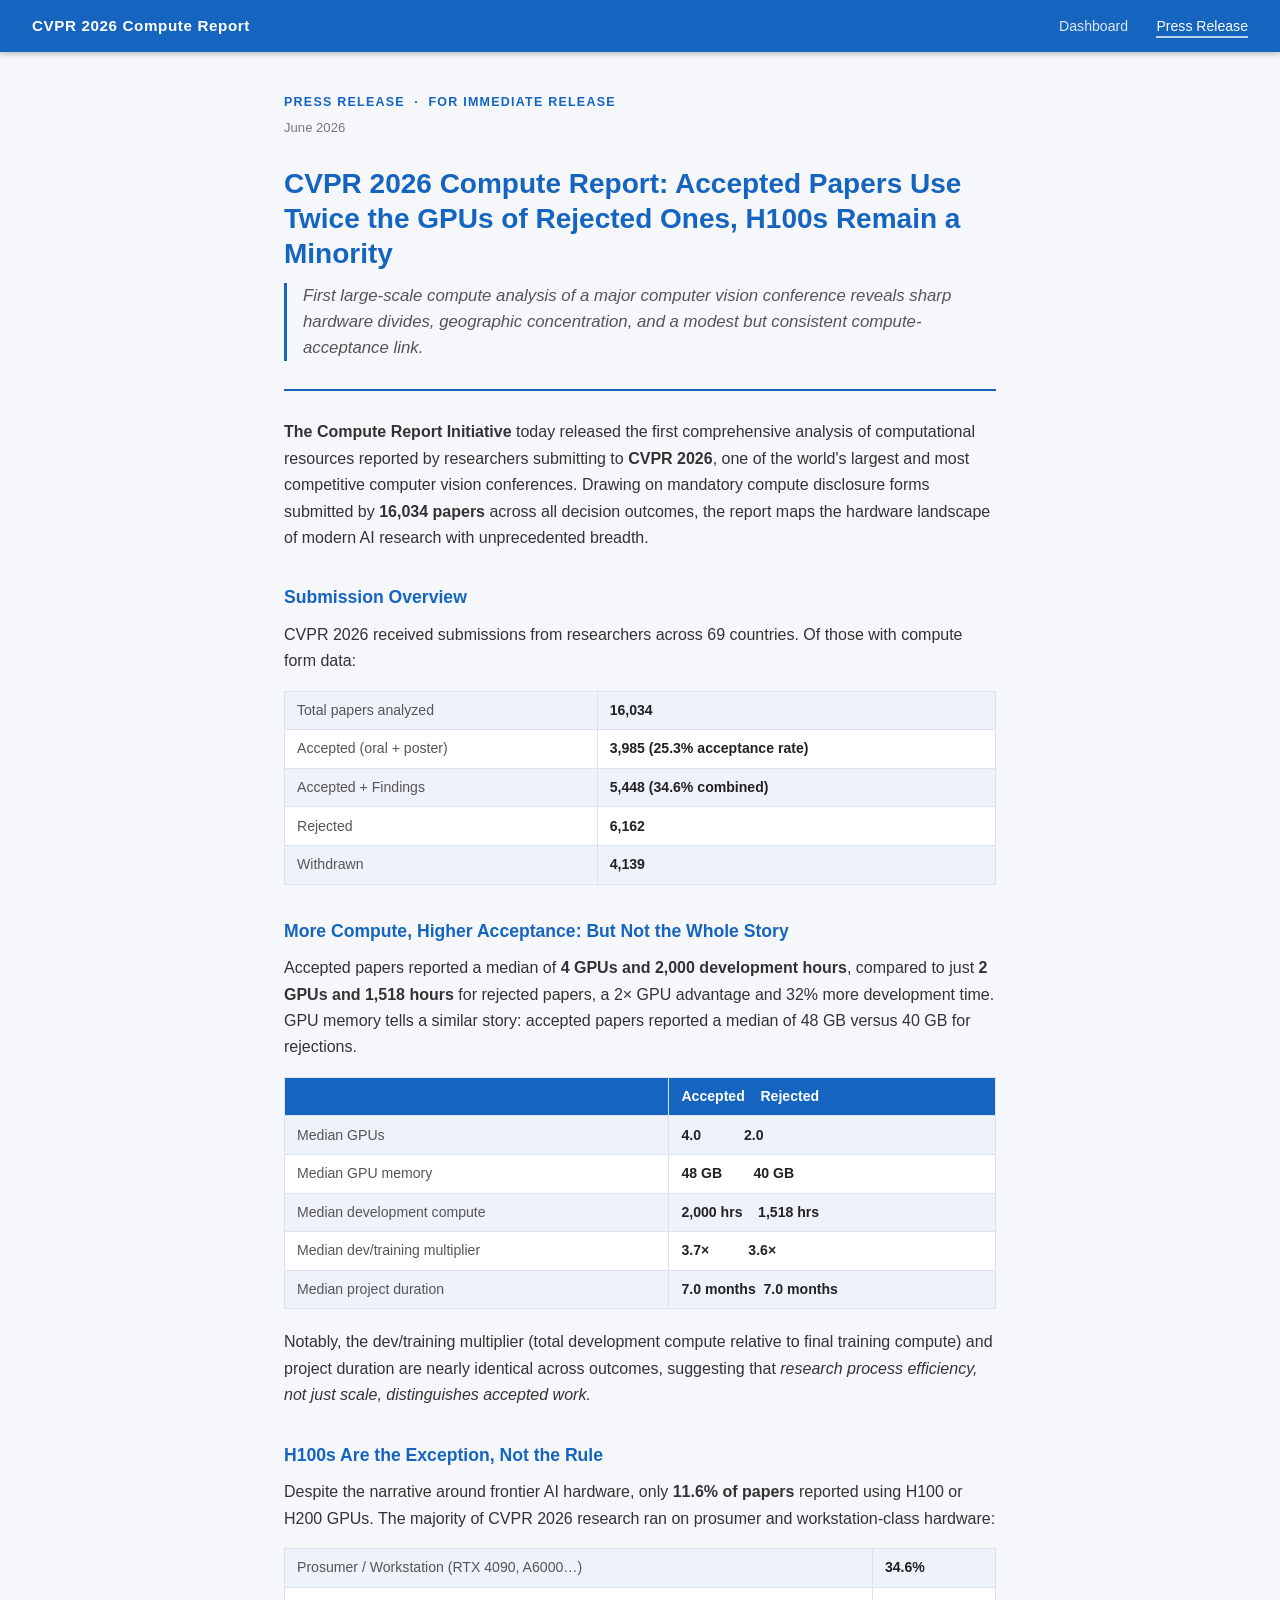
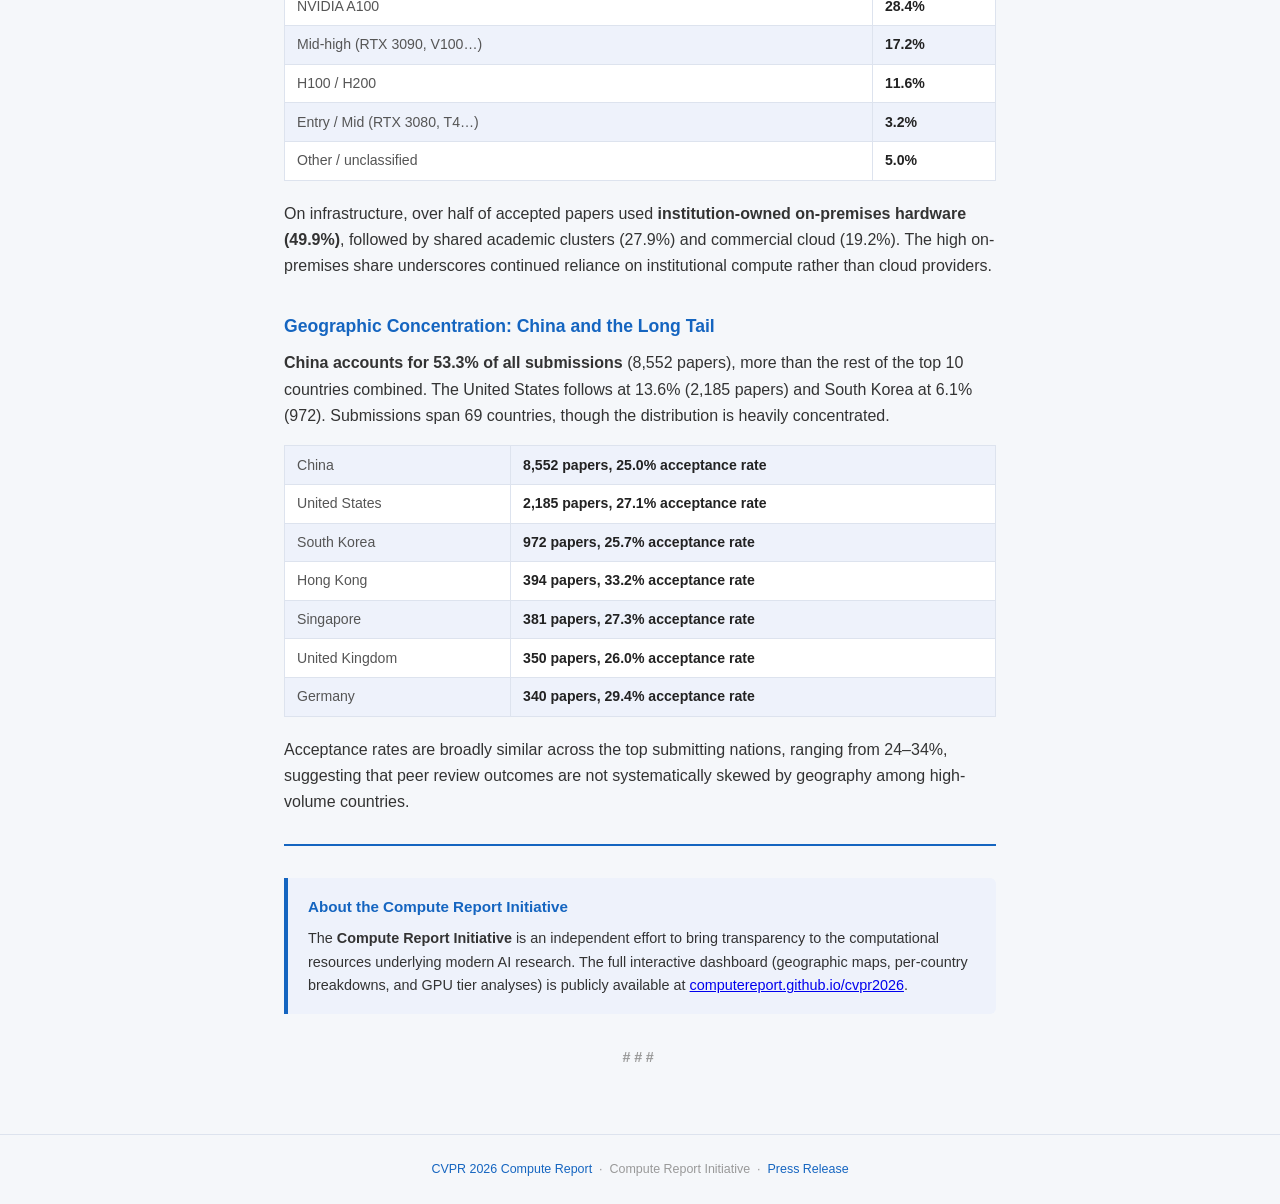
<file: press.html>
<!doctype html>
<html lang="en">
<head>
  <meta charset="UTF-8"/>
  <link rel="icon" type="image/svg+xml" href="/cvpr2026/favicon.svg"/>
  <meta name="viewport" content="width=device-width, initial-scale=1.0"/>
  <title>Press Release – CVPR 2026 Compute Report</title>
  <meta name="description" content="CVPR 2026 Compute Report: Accepted Papers Use Twice the GPUs of Rejected Ones, H100s Remain a Minority."/>
  <style>
    *, *::before, *::after { box-sizing: border-box; margin: 0; padding: 0; }

    body {
      font-family: -apple-system, BlinkMacSystemFont, "Segoe UI", Arial, sans-serif;
      font-size: 16px;
      line-height: 1.65;
      color: #333;
      background: #f5f7fa;
    }

    /* ── Site header (matches dashboard) ─────────────────── */
    .site-header {
      background: #1565C0;
      color: #fff;
      padding: 0 2rem;
      display: flex;
      align-items: center;
      justify-content: space-between;
      height: 52px;
      position: sticky;
      top: 0;
      z-index: 100;
      box-shadow: 0 2px 6px rgba(0,0,0,.25);
    }
    .site-header .brand {
      font-weight: 700;
      font-size: .95rem;
      letter-spacing: .04em;
      text-decoration: none;
      color: #fff;
    }
    .site-header nav a {
      color: rgba(255,255,255,.85);
      text-decoration: none;
      font-size: .88rem;
      margin-left: 1.5rem;
      transition: color .15s;
    }
    .site-header nav a:hover { color: #fff; }
    .site-header nav a.active {
      color: #fff;
      border-bottom: 2px solid rgba(255,255,255,.7);
      padding-bottom: 2px;
    }

    /* ── Page layout ──────────────────────────────────────── */
    .page {
      max-width: 760px;
      margin: 2.5rem auto 4rem;
      padding: 0 1.5rem;
    }

    /* ── Release meta ─────────────────────────────────────── */
    .release-meta {
      font-size: .78rem;
      font-weight: 600;
      letter-spacing: .1em;
      color: #1565C0;
      text-transform: uppercase;
      margin-bottom: .25rem;
    }
    .release-date {
      font-size: .82rem;
      color: #777;
      margin-bottom: 1.75rem;
    }

    /* ── Headline & deck ──────────────────────────────────── */
    h1 {
      font-size: 1.75rem;
      font-weight: 800;
      line-height: 1.25;
      color: #1565C0;
      margin-bottom: .75rem;
    }
    .deck {
      font-size: 1.05rem;
      color: #555;
      font-style: italic;
      margin-bottom: 1.5rem;
      border-left: 3px solid #1565C0;
      padding-left: 1rem;
      line-height: 1.55;
    }
    .rule {
      border: none;
      border-top: 2px solid #1565C0;
      margin: 1.75rem 0;
    }

    /* ── Body text ────────────────────────────────────────── */
    p { margin-bottom: 1rem; }

    /* ── Section headings ─────────────────────────────────── */
    h2 {
      font-size: 1.1rem;
      font-weight: 700;
      color: #1565C0;
      margin: 2rem 0 .6rem;
    }
    h3 {
      font-size: .95rem;
      font-weight: 700;
      color: #1565C0;
      margin: 1.75rem 0 .5rem;
    }

    /* ── Stat tables ──────────────────────────────────────── */
    .stat-table {
      width: 100%;
      border-collapse: collapse;
      font-size: .88rem;
      margin: .75rem 0 1.25rem;
    }
    .stat-table td {
      padding: .45rem .75rem;
      border: 1px solid #dde3ee;
    }
    .stat-table tr:nth-child(odd)  td { background: #eef2fb; }
    .stat-table tr:nth-child(even) td { background: #fff; }
    .stat-table td:first-child { color: #555; }
    .stat-table td:last-child  { font-weight: 600; color: #222; }
    .stat-table thead td {
      background: #1565C0 !important;
      color: #fff !important;
      font-weight: 700;
    }

    /* ── About box ────────────────────────────────────────── */
    .about {
      background: #eef2fb;
      border-left: 4px solid #1565C0;
      padding: 1rem 1.25rem;
      font-size: .9rem;
      margin-top: 2rem;
      border-radius: 0 6px 6px 0;
    }
    .about p { margin: 0; }

    /* ── End mark ─────────────────────────────────────────── */
    .endmark {
      text-align: center;
      font-weight: 700;
      font-size: .9rem;
      color: #999;
      letter-spacing: .25em;
      margin-top: 2rem;
    }

    /* ── Footer ───────────────────────────────────────────── */
    .site-footer {
      text-align: center;
      font-size: .78rem;
      color: #999;
      padding: 1.5rem 1rem;
      border-top: 1px solid #dde3ee;
      background: #f5f7fa;
    }
    .site-footer a { color: #1565C0; text-decoration: none; }
  </style>
</head>
<body>

<header class="site-header">
  <a class="brand" href="/cvpr2026/">CVPR 2026 Compute Report</a>
  <nav>
    <a href="/cvpr2026/">Dashboard</a>
    <a href="/cvpr2026/press.html" class="active">Press Release</a>
  </nav>
</header>

<main class="page">

  <p class="release-meta">Press Release &nbsp;·&nbsp; For Immediate Release</p>
  <p class="release-date">June 2026</p>

  <h1>CVPR 2026 Compute Report: Accepted Papers Use Twice the GPUs of Rejected Ones, H100s Remain a Minority</h1>

  <p class="deck">First large-scale compute analysis of a major computer vision conference reveals sharp hardware divides, geographic concentration, and a modest but consistent compute-acceptance link.</p>

  <hr class="rule"/>

  <p>
    <strong>The Compute Report Initiative</strong> today released the first comprehensive analysis of
    computational resources reported by researchers submitting to <strong>CVPR 2026</strong>, one of
    the world's largest and most competitive computer vision conferences. Drawing on mandatory compute
    disclosure forms submitted by <strong>16,034 papers</strong> across all decision outcomes, the
    report maps the hardware landscape of modern AI research with unprecedented breadth.
  </p>

  <!-- ── Submission Overview ── -->
  <h2>Submission Overview</h2>
  <p>CVPR 2026 received submissions from researchers across 69 countries. Of those with compute form data:</p>

  <table class="stat-table">
    <tr><td>Total papers analyzed</td>         <td>16,034</td></tr>
    <tr><td>Accepted (oral + poster)</td>       <td>3,985 (25.3% acceptance rate)</td></tr>
    <tr><td>Accepted + Findings</td>            <td>5,448 (34.6% combined)</td></tr>
    <tr><td>Rejected</td>                        <td>6,162</td></tr>
    <tr><td>Withdrawn</td>                       <td>4,139</td></tr>
  </table>

  <!-- ── Compute & Acceptance ── -->
  <h2>More Compute, Higher Acceptance: But Not the Whole Story</h2>
  <p>
    Accepted papers reported a median of <strong>4 GPUs and 2,000 development hours</strong>,
    compared to just <strong>2 GPUs and 1,518 hours</strong> for rejected papers, a 2&times; GPU
    advantage and 32% more development time. GPU memory tells a similar story: accepted papers
    reported a median of 48&nbsp;GB versus 40&nbsp;GB for rejections.
  </p>

  <table class="stat-table">
    <thead><tr><td></td><td>Accepted&nbsp;&nbsp;&nbsp;&nbsp;Rejected</td></tr></thead>
    <tr><td>Median GPUs</td>                    <td>4.0&nbsp;&nbsp;&nbsp;&nbsp;&nbsp;&nbsp;&nbsp;&nbsp;&nbsp;&nbsp;&nbsp;2.0</td></tr>
    <tr><td>Median GPU memory</td>              <td>48 GB&nbsp;&nbsp;&nbsp;&nbsp;&nbsp;&nbsp;&nbsp;&nbsp;40 GB</td></tr>
    <tr><td>Median development compute</td>     <td>2,000 hrs&nbsp;&nbsp;&nbsp;&nbsp;1,518 hrs</td></tr>
    <tr><td>Median dev/training multiplier</td> <td>3.7&times;&nbsp;&nbsp;&nbsp;&nbsp;&nbsp;&nbsp;&nbsp;&nbsp;&nbsp;&nbsp;3.6&times;</td></tr>
    <tr><td>Median project duration</td>        <td>7.0 months&nbsp;&nbsp;7.0 months</td></tr>
  </table>

  <p>
    Notably, the dev/training multiplier (total development compute relative to final training
    compute) and project duration are nearly identical across outcomes, suggesting that
    <em>research process efficiency, not just scale, distinguishes accepted work.</em>
  </p>

  <!-- ── GPU Tiers ── -->
  <h2>H100s Are the Exception, Not the Rule</h2>
  <p>
    Despite the narrative around frontier AI hardware, only <strong>11.6% of papers</strong>
    reported using H100 or H200 GPUs. The majority of CVPR 2026 research ran on prosumer and
    workstation-class hardware:
  </p>

  <table class="stat-table">
    <tr><td>Prosumer / Workstation (RTX 4090, A6000&hellip;)</td> <td>34.6%</td></tr>
    <tr><td>NVIDIA A100</td>                                        <td>28.4%</td></tr>
    <tr><td>Mid-high (RTX 3090, V100&hellip;)</td>                 <td>17.2%</td></tr>
    <tr><td>H100 / H200</td>                                        <td>11.6%</td></tr>
    <tr><td>Entry / Mid (RTX 3080, T4&hellip;)</td>                <td>3.2%</td></tr>
    <tr><td>Other / unclassified</td>                               <td>5.0%</td></tr>
  </table>

  <p>
    On infrastructure, over half of accepted papers used
    <strong>institution-owned on-premises hardware (49.9%)</strong>, followed by shared academic
    clusters (27.9%) and commercial cloud (19.2%). The high on-premises share underscores continued
    reliance on institutional compute rather than cloud providers.
  </p>

  <!-- ── Geography ── -->
  <h2>Geographic Concentration: China and the Long Tail</h2>
  <p>
    <strong>China accounts for 53.3% of all submissions</strong> (8,552 papers), more than the rest
    of the top 10 countries combined. The United States follows at 13.6% (2,185 papers) and South
    Korea at 6.1% (972). Submissions span 69 countries, though the distribution is heavily
    concentrated.
  </p>

  <table class="stat-table">
    <tr><td>China</td>          <td>8,552 papers, 25.0% acceptance rate</td></tr>
    <tr><td>United States</td>  <td>2,185 papers, 27.1% acceptance rate</td></tr>
    <tr><td>South Korea</td>    <td>972 papers, 25.7% acceptance rate</td></tr>
    <tr><td>Hong Kong</td>      <td>394 papers, 33.2% acceptance rate</td></tr>
    <tr><td>Singapore</td>      <td>381 papers, 27.3% acceptance rate</td></tr>
    <tr><td>United Kingdom</td> <td>350 papers, 26.0% acceptance rate</td></tr>
    <tr><td>Germany</td>        <td>340 papers, 29.4% acceptance rate</td></tr>
  </table>

  <p>
    Acceptance rates are broadly similar across the top submitting nations, ranging from 24&ndash;34%,
    suggesting that peer review outcomes are not systematically skewed by geography among
    high-volume countries.
  </p>

  <hr class="rule"/>

  <!-- ── About ── -->
  <div class="about">
    <h3 style="margin-top:0;">About the Compute Report Initiative</h3>
    <p>
      The <strong>Compute Report Initiative</strong> is an independent effort to bring transparency
      to the computational resources underlying modern AI research. The full interactive dashboard
      (geographic maps, per-country breakdowns, and GPU tier analyses) is publicly available at
      <a href="https://computereport.github.io/cvpr2026">computereport.github.io/cvpr2026</a>.
    </p>
  </div>

  <p class="endmark">###</p>

</main>

<footer class="site-footer">
  <a href="/cvpr2026/">CVPR 2026 Compute Report</a> &nbsp;&middot;&nbsp;
  Compute Report Initiative &nbsp;&middot;&nbsp;
  <a href="/cvpr2026/press.html">Press Release</a>
</footer>

</body>
</html>
</file>
